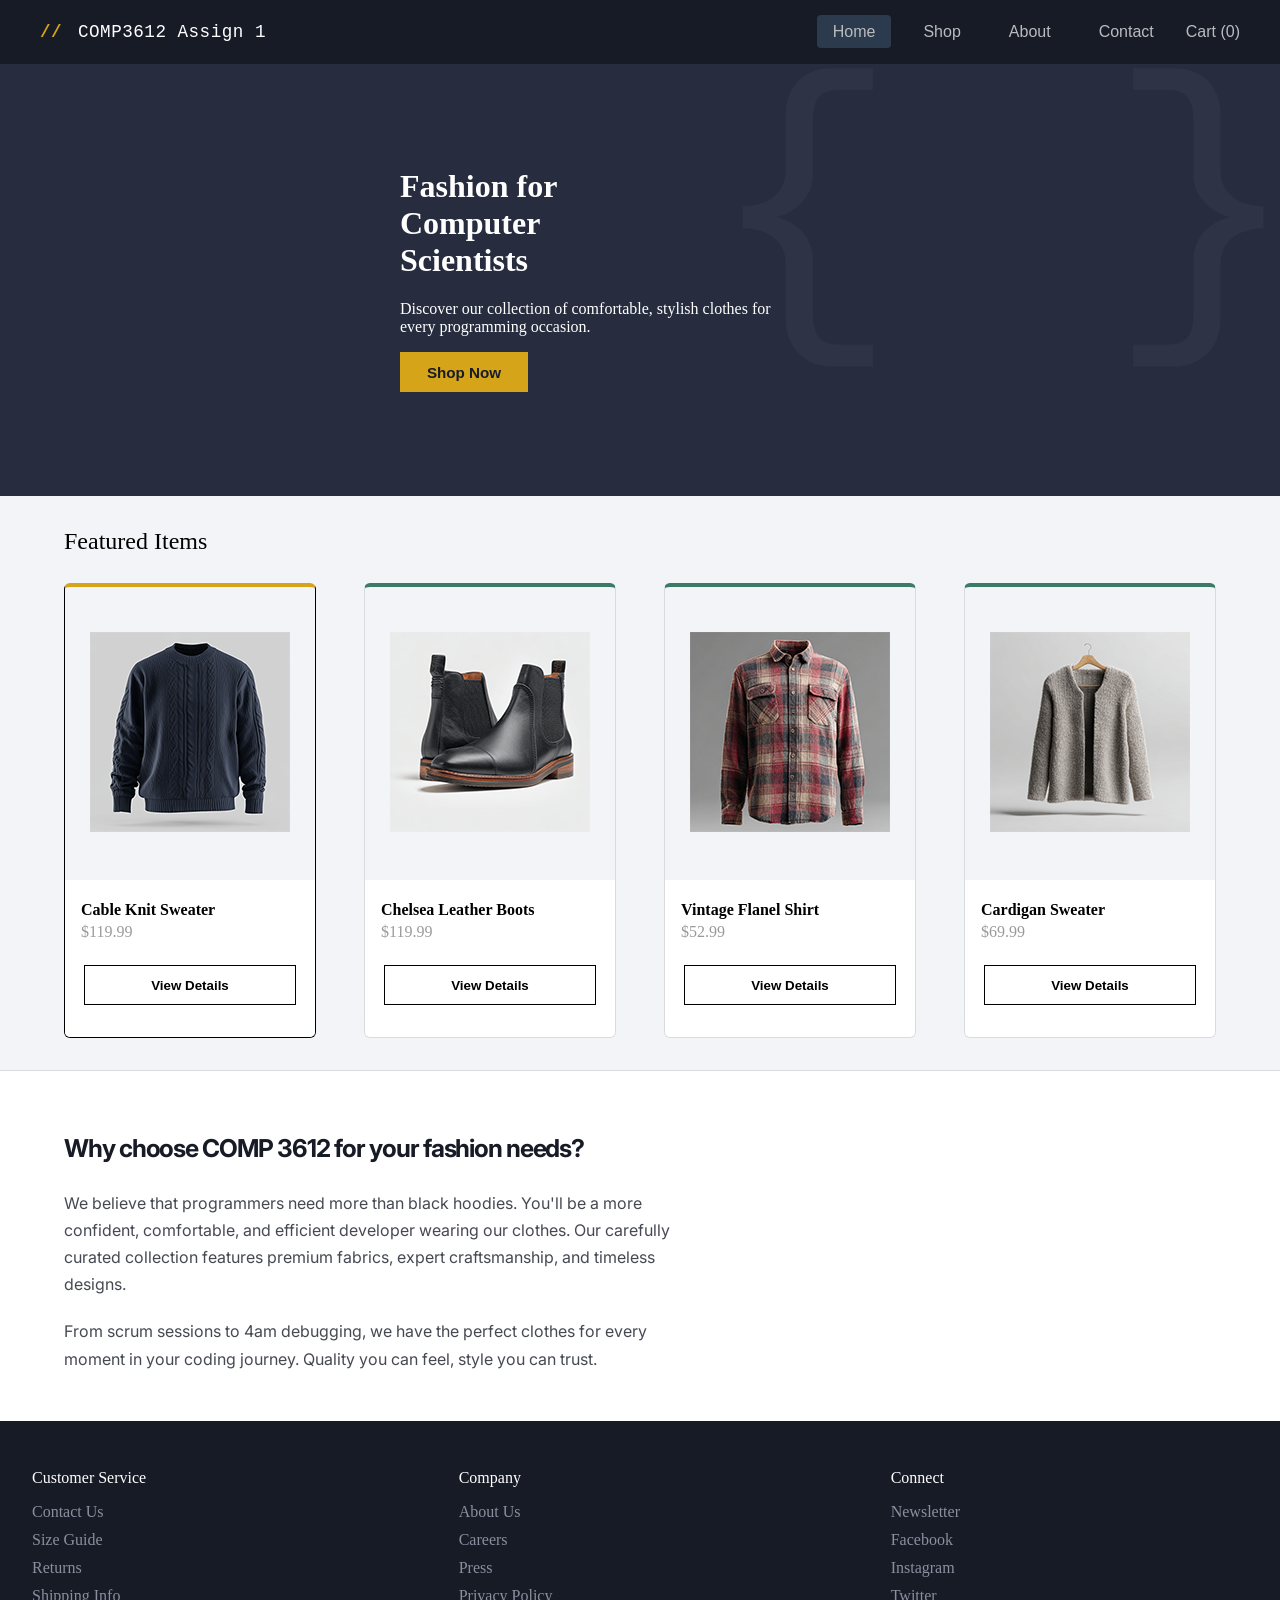
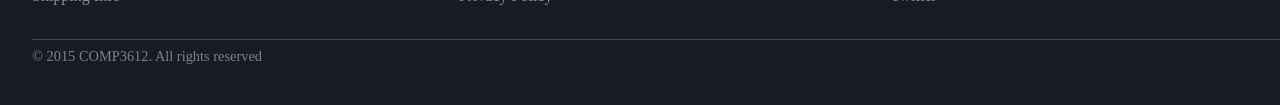
<file: index.html>
<!DOCTYPE html>
<html>
  <head>
    <link rel="preconnect" href="https://fonts.googleapis.com">
    <link rel="preconnect" href="https://fonts.gstatic.com" crossorigin>
    <link href="https://fonts.googleapis.com/css2?family=Inter:wght@400;500;600;7
    00&family=Playfair+Display:wght@700&display=swap" rel="stylesheet">
    <link rel="stylesheet" href="style.css">
    <title>Fashion for Computer Scientists</title>
  </head>
      <header>
        <div id="header-logo">
            <span id="logo-slashes">//</span> COMP3612 Assign 1
        </div>
        <nav>
            <ul id="header-nav">
                <li><a href="index.html" class="active">Home</a></li>
                <li><a href="product.html">Shop</a></li>
                <li><a href="about.html">About</a></li>
                <li><a href="contact.html">Contact</a></li>
                <li><span>Cart (0)</span></li>
            </ul>
        </nav>
    </header>
  <body>
    <div id='intro-card'>
      <div class="intro-background-braces">
        <span class="left-brace">{</span>
        <span class="right-brace">}</span>
      </div>
      <h1 class="intro-item">
        <span>Fashion for</span>
        <span>Computer</span>
        <span>Scientists</span>
      </h1>
      <p class="intro-item">
        <span>Discover our collection of comfortable, stylish clothes
        for</span>
        <span> every programming occasion.</span>
      </p>
      <button class="intro-item">Shop Now</button>
    </div>
      <div id="shop-items">
      <h2>Featured Items</h2>

      <div id="item-cards">
        <div class="card" id="sweater">
          <img src="data/images/003-small-front.png">
          <div class="card-content">
            <h4>Cable Knit Sweater</h4>
            <p>$119.99</p>
            <a href="product.html"><button class="card-button">View Details</button></a>
          </div>
        </div>
        <div class="card">
          <img src="data/images/008-small-front.png">
          <div class="card-content">
            <h4>Chelsea Leather Boots</h4>
            <p>$119.99</p>
            <button class="card-button">View Details</button>
          </div>
        </div>
        <div class="card">
          <img src="data/images/011-small-front.png">
          <div class="card-content">
            <h4>Vintage Flanel Shirt</h4>
            <p>$52.99</p>
            <button class="card-button">View Details</button>
          </div>
        </div>
        <div class="card">
          <img src="data/images/009-small-front.png">
          <div class="card-content">
            <h4>Cardigan Sweater</h4>
            <p>$69.99</p>
            <button class="card-button">View Details</button>
          </div>
        </div>
      </div>
    </div>
    <div id="middle-text">
          <h4>Why choose COMP 3612 for your fashion needs?</h4>
      <span>We believe that programmers need more than black hoodies. You'll be a more
      </span> 
      <span>confident,
          comfortable, and efficient developer wearing our clothes. Our carefully
      </span>
      <span> curated 
          collection features premium fabrics, expert craftsmanship, and timeless
      </span>
      <span>designs.</span>
      <p>
      <span>From scrum sessions to 4am debugging, we have the perfect clothes for every </span>
      <span>
        moment in your coding journey. Quality you can feel, style you can trust.
      </span>
      </p>
    </div>
  </body>
    <footer>
      <div class="footer-label">
        <div class="footer-column">  
          <span>Customer Service</span>
          <div class="footer-nav">
            <nav>
              <ul>
                <li><a href="index.html">Contact Us</a></li>
                <li><a href="index.htnk">Size Guide</a></li>
                <li><a href="about.html">Returns</a></li>
                <li><a href="contact.html">Shipping Info</a></li>
              </ul>
            </nav>
          </div>
        </div>
        <div class="footer-column">
          <span>Company</span>
          <div class="footer-nav">
            <nav>
              <ul>
                <li><a href="index.html">About Us</a></li>
                <li><a href="index.htnk">Careers</a></li>
                <li><a href="about.html">Press</a></li>
                <li><a href="contact.html">Privacy Policy</a></li>
              </ul>
            </nav>
          </div>
        </div>
          <div class="footer-column">
          <span>Connect</span>
          <div class="footer-nav">
            <nav>
              <ul>
                <li><a href="index.html">Newsletter</a></li>
                <li><a href="index.htnk">Facebook</a></li>
                <li><a href="about.html">Instagram</a></li>
                <li><a href="contact.html">Twitter</a></li>
              </ul>
            </nav>
          </div>
        </div>
      </div>
      <hr class="footer-divider">
      <span id="copyright">© 2015 COMP3612. All rights reserved</span>
    </footer>
</html>
</file>
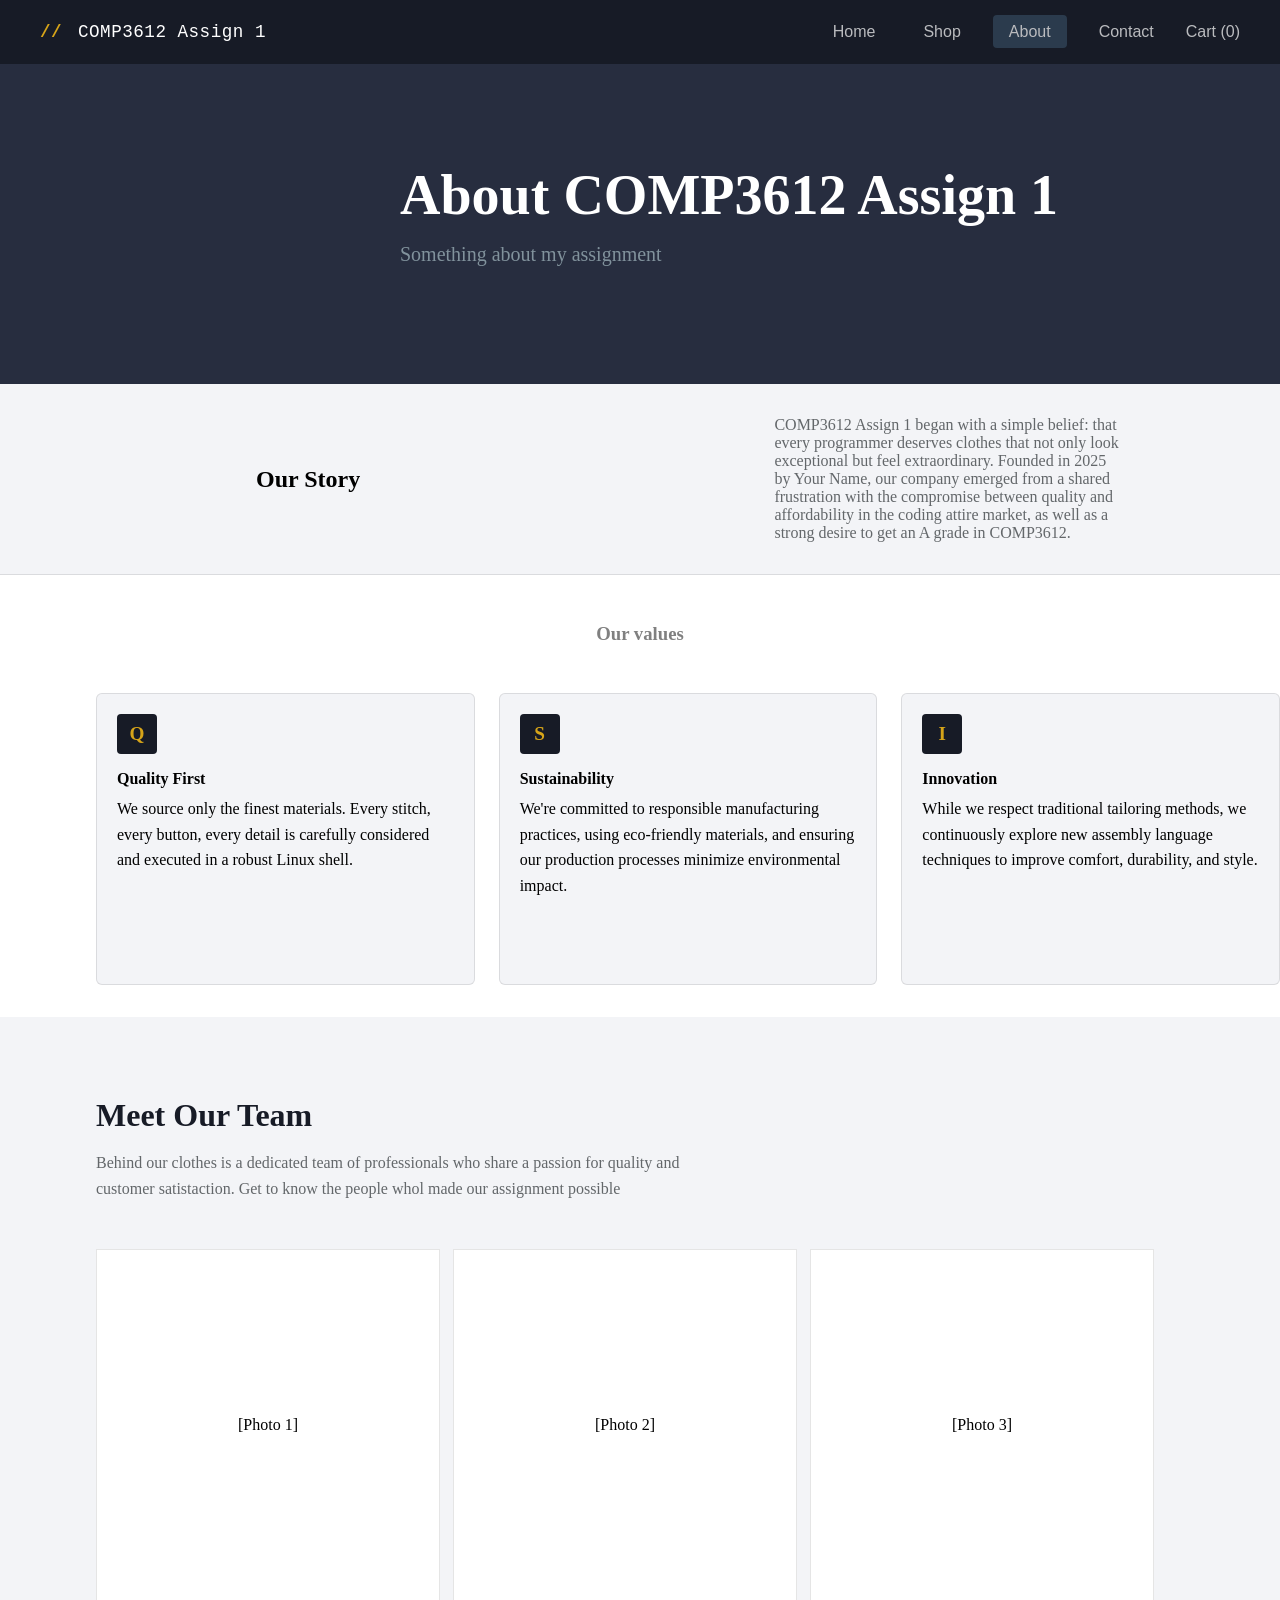
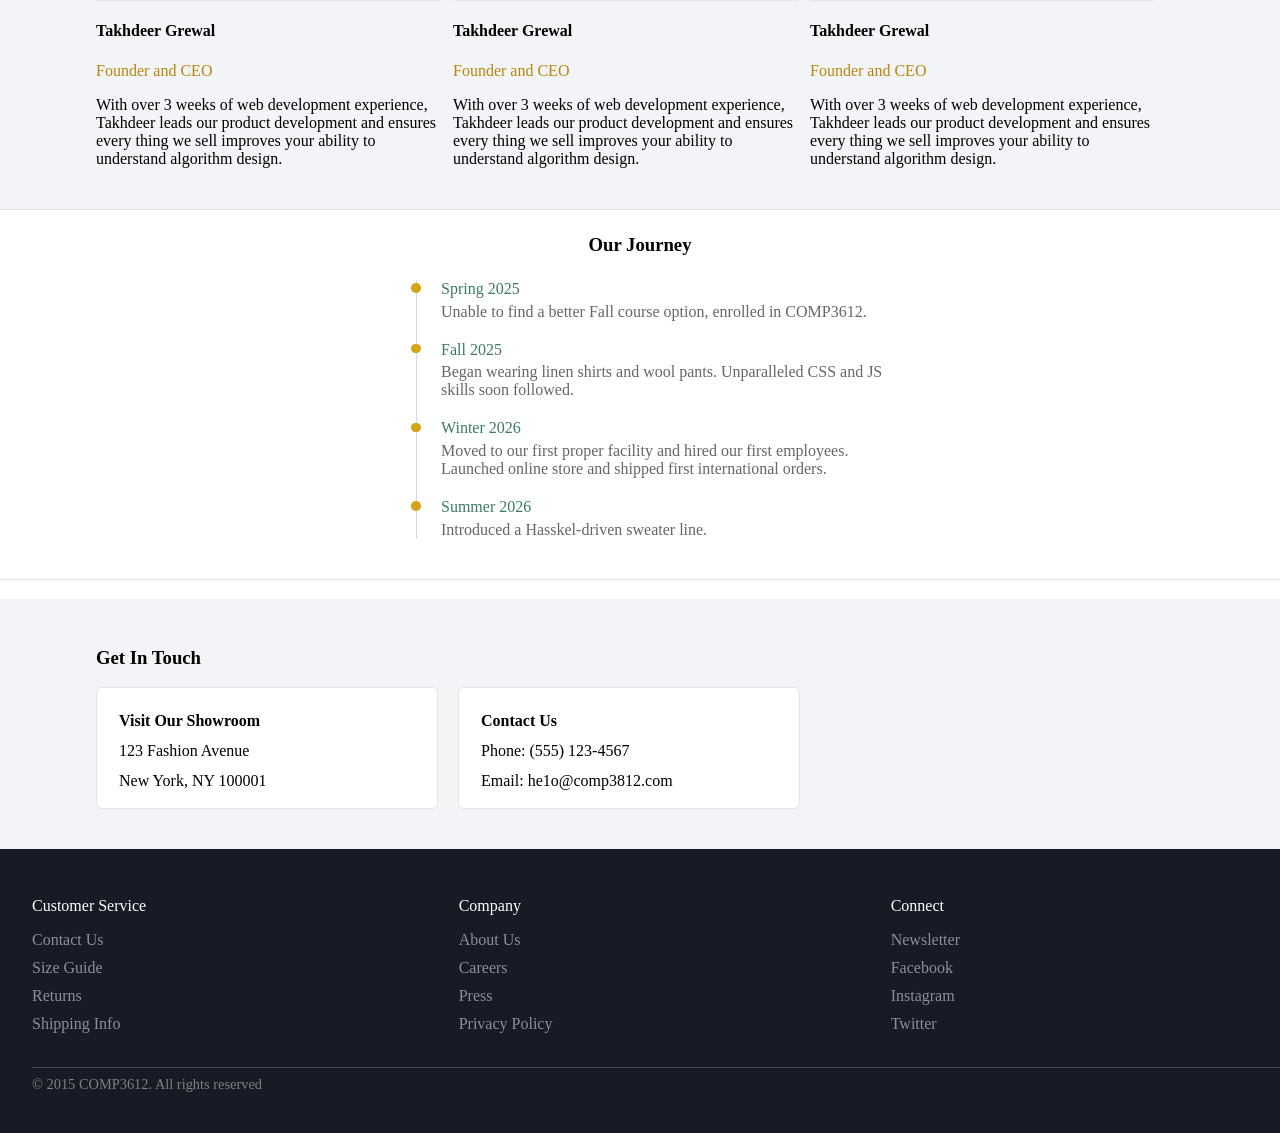
<file: about.html>
<!DOCTYPE html>
<html>
  <head>
    <link rel="stylesheet" href="style.css">
    <title>About</title>
  </head>
      <header>
        <div id="header-logo">
            <span id="logo-slashes">//</span> COMP3612 Assign 1
        </div>
        <nav>
            <ul id="header-nav">
                <li><a href="index.html">Home</a></li>
                <li><a href="product.html">Shop</a></li>
                <li><a href="about.html" class="active">About</a></li>
                <li><a href="contact.html">Contact</a></li>
                <li><span>Cart (0)</span></li>
            </ul>
        </nav>
    </header>
  <body>
    <div id='about-card'>
      <h1 class="intro-item">
        <span>About COMP3612 Assign 1</span>
      </h1>
      <p class="intro-item" id="assingment">
        <span>Something about my assignment</span>
      </p>
    </div>
    <div class="story-card">
        <h2>Our Story</h2>
        <p>
          COMP3612 Assign 1 began with a simple belief: that every programmer deserves 
          clothes that not only look exceptional but feel extraordinary. 
          Founded in 2025 by Your Name, our company emerged from a shared frustration
           with the compromise between quality and affordability in the coding attire 
           market, as well as a strong desire to get an A grade in COMP3612.
        </p>
    </div>
    <div id="value-section">
      <h3>Our values</h3>
      <div id="value-cards">
        <div class="wide-card">
          <div class="card-icon">Q</div>
          <label>Quality First</label>
          <p>We source only the finest materials. Every
            stitch, every button, every detail is carefully
            considered and executed in a robust Linux
            shell.
          </p>
        </div>
        <div class="wide-card">
          <div class="card-icon">S</div>
          <label>Sustainability</label>
          <p>We're committed to responsible
            manufacturing practices, using eco-friendly
            materials, and ensuring our production
            processes minimize environmental impact.
          </p>
        </div>
          <div class="wide-card">
          <div class="card-icon">I</div>
          <label>Innovation</label>
          <p>While we respect traditional tailoring
            methods, we continuously explore new
            assembly language techniques to improve
            comfort, durability, and style.
          </p>
        </div>
      </div>
    </div>
    <div id="team">
      <h3>Meet Our Team</h3>
      <p id="main-desc">
        Behind our clothes is a dedicated team of professionals who share a
        passion for quality and customer satistaction. Get to know the people whol
        made our assignment possible
      </p>
      <div class="team-card">
      <div class="member-card">
        <div class="photo-placeholder">
          <span>[Photo 1]</span>
        </div>
        <h4>Takhdeer Grewal</h4>
        <span id="company-title">Founder and CEO</span>
        <p>
          With over 3 weeks of web development experience,
          Takhdeer leads our product development and
          ensures every thing we sell improves your ability to
          understand algorithm design.
        </p>
      </div>
        <div class="member-card">
        <div class="photo-placeholder">
          <span>[Photo 2]</span>
        </div>
        <h4>Takhdeer Grewal</h4>
        <span id="company-title">Founder and CEO</span>
        <p>
          With over 3 weeks of web development experience,
          Takhdeer leads our product development and
          ensures every thing we sell improves your ability to
          understand algorithm design.
        </p>
      </div>
        <div class="member-card">
        <div class="photo-placeholder">
          <span>[Photo 3]</span>
        </div>
        <h4>Takhdeer Grewal</h4>
        <span id="company-title">Founder and CEO</span>
        <p>
          With over 3 weeks of web development experience,
          Takhdeer leads our product development and
          ensures every thing we sell improves your ability to
          understand algorithm design.
        </p>
      </div>
      </div>
    </div>
    <div id="journey">
      <h3>Our Journey</h3>
      <ol>
        <li>
          <span class="journey-date">Spring 2025</span>
          <p>Unable to find a better Fall course option, enrolled in COMP3612.</p>
        </li>
        <li>
          <span class="journey-date">Fall 2025</span>
          <p>Began wearing linen shirts and wool pants. Unparalleled CSS and JS skills soon followed.</p>
        </li>
        <li>
          <span class="journey-date">Winter 2026</span>
          <p>Moved to our first proper facility and hired our first employees. Launched online store and shipped first international orders.</p>
        </li>
        <li>
          <span class="journey-date">Summer 2026</span>
          <p>Introduced a Hasskel-driven sweater line.</p>
        </li>
      </ol>
    </div>
    <div id="contact">
      <h3>Get In Touch</h3>
      <div class="card-container">
        <div class="contact-card">
          <h4>Visit Our Showroom</h4>
          <span>123 Fashion Avenue </span>
          <span>New York, NY 100001</span>
        </div>
        <div class="contact-card">
          <h4>Contact Us</h4>
          <span>Phone: (555) 123-4567</span>
          <span>Email: he1o@comp3812.com</span>
        </div>
      </div>
    </div>
  </body>
  <footer>
      <div class="footer-label">
        <div class="footer-column">  
          <span>Customer Service</span>
          <div class="footer-nav">
            <nav>
              <ul>
                <li><a href="index.html">Contact Us</a></li>
                <li><a href="index.htnk">Size Guide</a></li>
                <li><a href="about.html">Returns</a></li>
                <li><a href="contact.html">Shipping Info</a></li>
              </ul>
            </nav>
          </div>
        </div>
        <div class="footer-column">
          <span>Company</span>
          <div class="footer-nav">
            <nav>
              <ul>
                <li><a href="index.html">About Us</a></li>
                <li><a href="index.htnk">Careers</a></li>
                <li><a href="about.html">Press</a></li>
                <li><a href="contact.html">Privacy Policy</a></li>
              </ul>
            </nav>
          </div>
        </div>
          <div class="footer-column">
          <span>Connect</span>
          <div class="footer-nav">
            <nav>
              <ul>
                <li><a href="index.html">Newsletter</a></li>
                <li><a href="index.htnk">Facebook</a></li>
                <li><a href="about.html">Instagram</a></li>
                <li><a href="contact.html">Twitter</a></li>
              </ul>
            </nav>
          </div>
        </div>
      </div>
      <hr class="footer-divider">
      <span id="copyright">© 2015 COMP3612. All rights reserved</span>
    </footer>
</html>
</file>
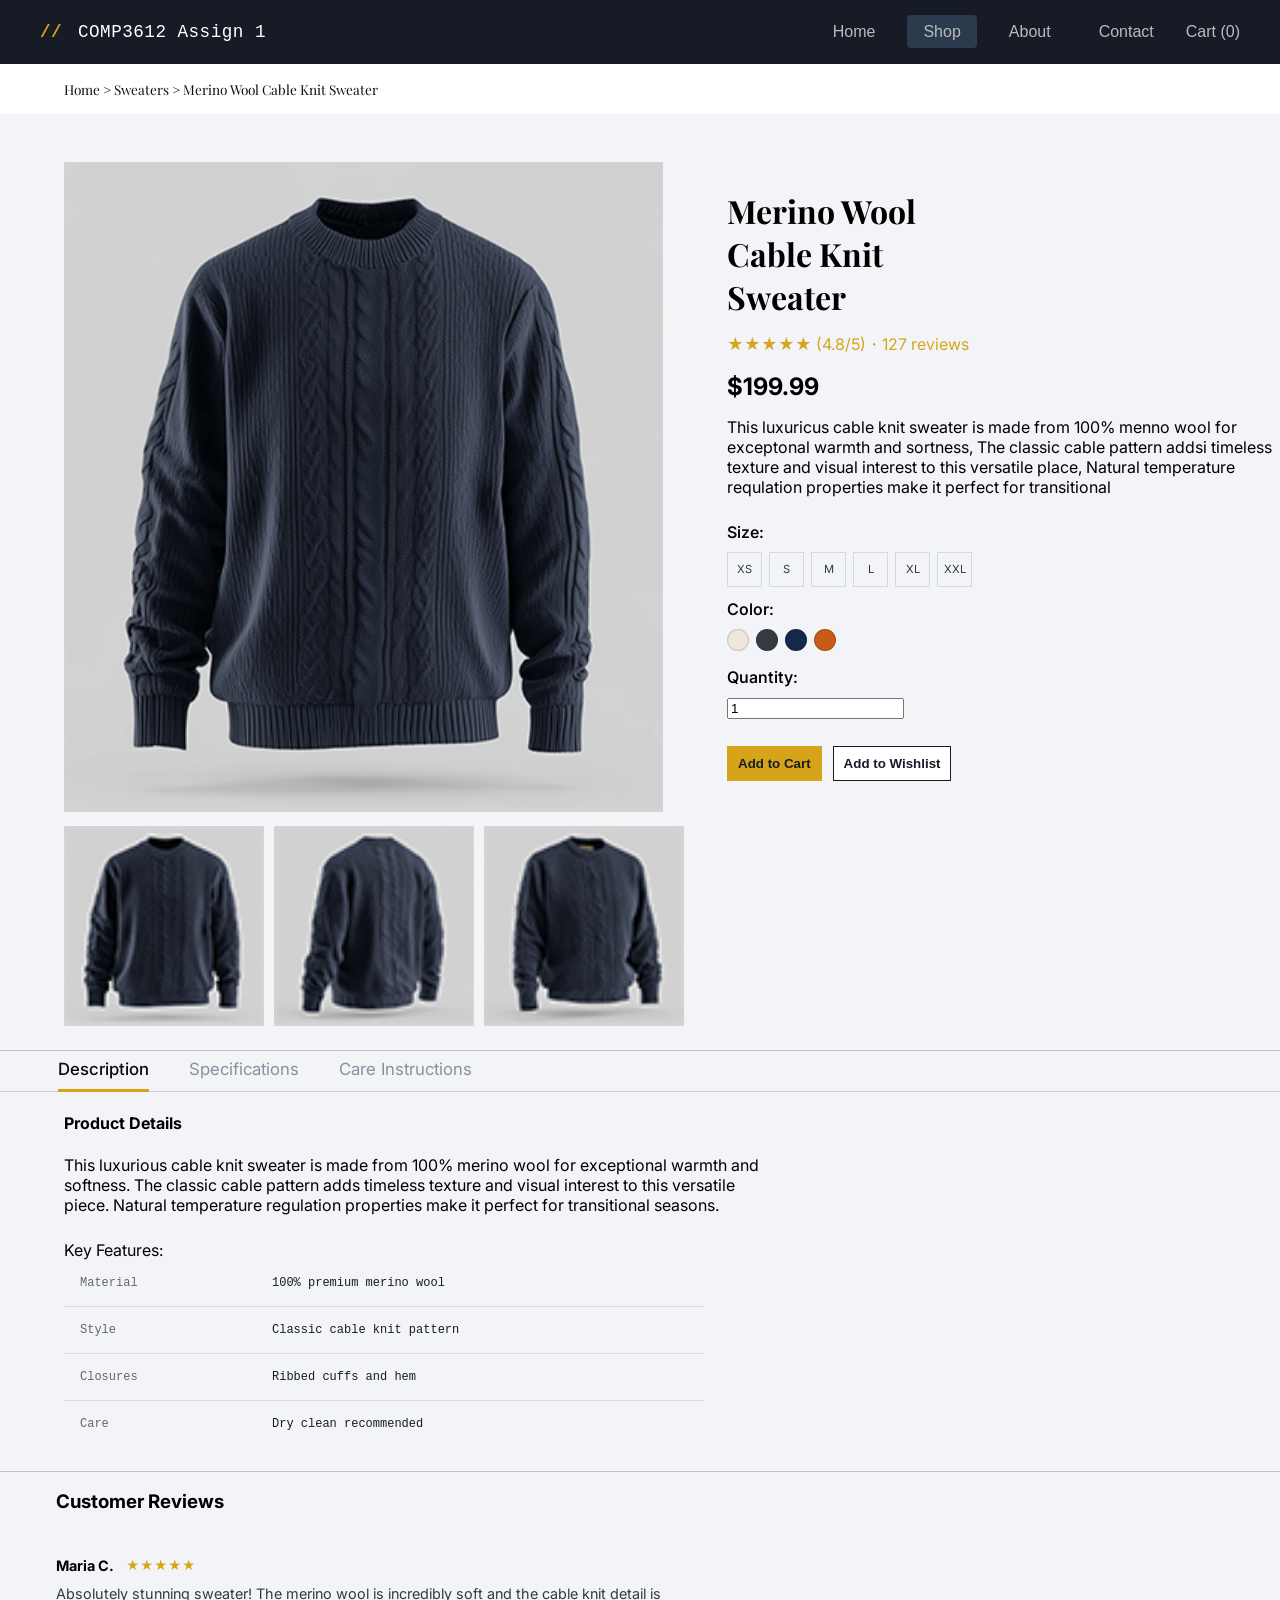
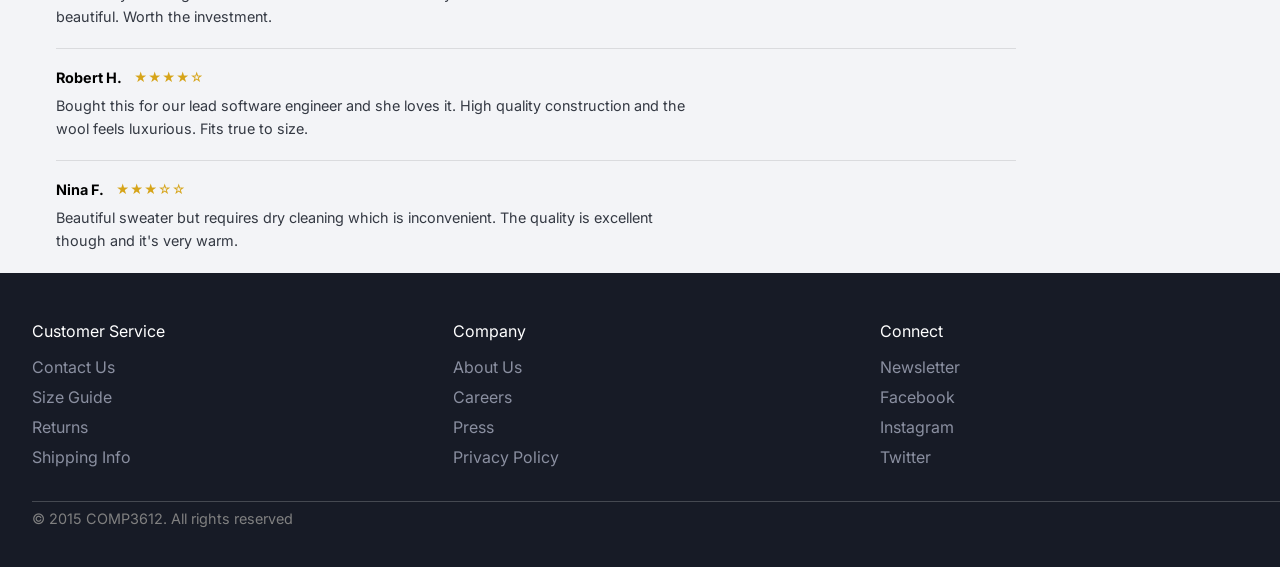
<file: product.html>
<!DOCTYPE html>
<html>
    <head>
        <link rel="preconnect" href="https://fonts.googleapis.com">
        <link rel="preconnect" href="https://fonts.gstatic.com" crossorigin>
        <link href="https://fonts.googleapis.com/css2?family=Inter:wght@400;500;600;700&family=Playfair+Display:wght@700&display=swap" rel="stylesheet">
        <link rel="stylesheet" href="style.css">
        <title>Shop Merino Wool Cable Knit Sweater</title>
    </head>
    <header>
        <div id="header-logo">
            <span id="logo-slashes">//</span> COMP3612 Assign 1
        </div>
        <nav>
            <ul id="header-nav">
                <li><a href="index.html">Home</a></li>
                <li><a href="product.html" class="active">Shop</a></li>
                <li><a href="about.html">About</a></li>
                <li><a href="contact.html">Contact</a></li>
                <li><span>Cart (0)</span></li>
            </ul>
        </nav>
    </header>
    <body id="product-body">
        <div id="travel-link">
          <span>Home > Sweaters > Merino Wool Cable Knit Sweater</span>
        </div>
        <div id="product-section">
          <div id="product-images">
            <img src="data/images/003-medium-front.png" id="main-image">
            <div id="small-images">
              <img src="data/images/003-thumb-front.png">
              <img src="data/images/003-thumb-back-angle.png">
              <img src="data/images/003-thumb-front-angle.png"> 
            </div>
          </div>
          <div id="product-info">
            <h2 id="title">Merino Wool Cable Knit Sweater</h2>
            <p id="main-review">★★★★★ (4.8/5)・127 reviews</p>
            <h1 id="price">$199.99</h1>
            <span id="product-desc">
              This luxuricus cable knit sweater is made from 100% menno wool for
              exceptonal warmth and sortness, The classic cable pattern addsi
              timeless texture and visual interest to this versatile place, Natural
              temperature requlation properties make it perfect for transitional
            </span>
            <form id="form" method="POST" action="https://www.randyconnolly.com/tests/process.php">
              <label>Size:</label>
              <div id="size-btns">
                <ul>
                  <li>
                    <input type="radio" id="size-xs" name="size" value="XS" required>
                    <label for="size-xs">XS</label>
                  </li>
                  <li>
                    <input type="radio" id="size-s" name="size" value="S">
                    <label for="size-s">S</label>
                  </li>
                  <li>
                    <input type="radio" id="size-m" name="size" value="M">
                    <label for="size-m">M</label>
                  </li>
                  <li>
                    <input type="radio" id="size-l" name="size" value="L">
                    <label for="size-l">L</label>
                  </li>
                  <li>
                    <input type="radio" id="size-xl" name="size" value="XL">
                    <label for="size-xl">XL</label>
                  </li>
                  <li>
                    <input type="radio" id="size-xxl" name="size" value="XXL">
                    <label for="size-xxl">XXL</label>
                  </li>
                </ul>
              </div>
              <label>Color:</label>
              <div id="color-btns">
                <ul>
                  <li>
                    <input type="radio" id="color-cream" name="color" value="cream" required>
                    <label for="color-cream" class="color-option" data-color="cream"></label>
                  </li>
                  <li>
                    <input type="radio" id="color-black" name="color" value="black">
                    <label for="color-black" class="color-option" data-color="black"></label>
                  </li>
                  <li>
                    <input type="radio" id="color-blue" name="color" value="blue">
                    <label for="color-blue" class="color-option" data-color="blue"></label>
                  </li>
                  <li>
                    <input type="radio" id="color-red" name="color" value="red">
                    <label for="color-red" class="color-option" data-color="red"></label>
                  </li>
                </ul>
              </div>
              <label for="quantity">Quantity:</label>
              <input type="number" id="quantity" name="quantity" min="1" value="1" required>
              <div class="form-btn">
                <button type="submit" id="add-to-cart">Add to Cart</button>
                <button type="button" id="wishlist">Add to Wishlist</button>
              </div>
            </form>
          </div>
        </div>
        <hr class="product-divider">
        <div id="info-selector">
          <span id="selected">Description</span>
          <span>Specifications</span>
          <span>Care Instructions</span>
        </div>
        <div id="selectors">
        <h4 id="details">Product Details</h4>
        <p id="product-desc" style="max-width: 70ch;">
          This luxurious cable knit sweater is made from 100% merino wool for exceptional
          warmth and softness. The classic cable pattern adds timeless texture and visual
          interest to this versatile piece. Natural temperature regulation properties make it
          perfect for transitional seasons.
        </p>

        <label id="key-features">Key Features: </label>
        <table id="specs">
          <tr>
            <th>Material</th>
            <td>100% premium merino wool</td>
          </tr>
          <tr>
            <th>Style</th>
            <td>Classic cable knit pattern</td>
          </tr>
          <tr>
            <th>Closures</th>
            <td>Ribbed cuffs and hem</td>
          </tr>
          <tr>
            <th>Care</th>
            <td>Dry clean recommended</td>
          </tr>
        </table>
        </div>
        <hr class="product-divider">
        <div id="reviews">
          <h3>Customer Reviews</h3>
          <article class="review">
            <div class="review-header">
              <strong>Maria C.</strong>
              <span class="stars">★★★★★</span>
            </div>
            <p>Absolutely stunning sweater! The merino wool is incredibly soft and the cable knit detail is beautiful. Worth the investment.</p>
          </article>

          <article class="review">
            <div class="review-header">
              <strong>Robert H.</strong>
              <span class="stars">★★★★☆</span>
            </div>
            <p>Bought this for our lead software engineer and she loves it. High quality construction and the wool feels luxurious. Fits true to size.</p>
          </article>

          <article class="review">
            <div class="review-header">
              <strong>Nina F.</strong>
              <span class="stars">★★★☆☆</span>
            </div>
            <p>Beautiful sweater but requires dry cleaning which is inconvenient. The quality is excellent though and it's very warm.</p>
          </article>
        </div>
    </body>
    <footer>
      <div class="footer-label">
        <div class="footer-column">  
          <span>Customer Service</span>
          <div class="footer-nav">
            <nav>
              <ul>
                <li><a href="index.html">Contact Us</a></li>
                <li><a href="index.htnk">Size Guide</a></li>
                <li><a href="about.html">Returns</a></li>
                <li><a href="contact.html">Shipping Info</a></li>
              </ul>
            </nav>
          </div>
        </div>
        <div class="footer-column">
          <span>Company</span>
          <div class="footer-nav">
            <nav>
              <ul>
                <li><a href="index.html">About Us</a></li>
                <li><a href="index.htnk">Careers</a></li>
                <li><a href="about.html">Press</a></li>
                <li><a href="contact.html">Privacy Policy</a></li>
              </ul>
            </nav>
          </div>
        </div>
          <div class="footer-column">
          <span>Connect</span>
          <div class="footer-nav">
            <nav>
              <ul>
                <li><a href="index.html">Newsletter</a></li>
                <li><a href="index.htnk">Facebook</a></li>
                <li><a href="about.html">Instagram</a></li>
                <li><a href="contact.html">Twitter</a></li>
              </ul>
            </nav>
          </div>
        </div>
      </div>
      <hr class="footer-divider">
      <span id="copyright">© 2015 COMP3612. All rights reserved</span>
    </footer>
</html>
</file>
<file: style.css>
header {
    display: flex;
    justify-content: space-between;
    align-items: center;
    background-color: #171B26;
    height: 4rem;
    color: #ffff;
    font-family: sans-serif;
    padding: 0 2.5rem;
    a {
        color: #ffff;
        opacity: 70%;
        text-decoration: none;
    }
    a:hover {
        text-decoration: underline;
    }
    li {
        list-style: none;
        padding: 0;
        span {
            color: #ffff;
            opacity: 70%;
        }
    }
}

#header-logo {
    font-size: 1.1rem;
    letter-spacing: 0.5px;
    font-family: monospace;
}

#logo-slashes {
    color: #D6A419;
    font-weight: bold;
    margin-right: 0.3rem;
    display: inline;
}

#header-nav {
    display: flex;
    gap: 1rem;
    margin: 0;
    padding: 0;
    a {
        padding: 0.5rem 1rem;
        border-radius: 4px;
        transition: background-color 0.2s;
    }
    a.active {
        background-color: #34495E;
    }
    a:hover {
        text-decoration: none;
        background-color: #2C3E50;
    }
}

body {
    margin: 0;
    span {
        display: block;
    }
}

#intro-card {
    display: flex;
    flex-direction: column;
    justify-content: center;
    background-color: #272D3F;
    color: #ffff;
    height: 27rem;
    position: relative;
    overflow: hidden;
    margin-bottom: 0;
    h1 {
        font-family: serif;
    }
    button {
        height: 2.5rem;
        width: 8rem;
        padding: 0;
        background-color: #D6A419;
        border: none;
        color: #171B26;
        font-weight: 600;
        font-size: 0.95rem;
    }
    button:hover {
        cursor: pointer;
        background-color: #c59515;
    }
    .intro-item {
        margin-top: 0;
        margin-left: 25rem;
        z-index: 2;
        position: relative;
        span {
            display: block;
            #assignment {
                color: #81929C;
            }
        }
    }
}

/*intial prompt used: add curly braces to the background of the header and align them to the left like this [Image #2] */
.intro-background-braces {
    position: absolute;
    width: 101.5%;
    height: 70%;
    top: 0;
    font-size: 20rem;
    font-family: monospace;
    color: rgba(255, 255, 255, 0.03);
}

.left-brace {
    position: absolute;
    right: 25rem;
    top: 50%;
    transform: translateY(-50%);
}

.right-brace {
    position: absolute;
    right: 0;
    top: 50%;
    transform: translateY(-50%);
}

#shop-items {
    background-color: #F3F4F7;
    width: 100%;
    height: 34rem;
    padding-bottom: 30px;
    border-bottom: 1px solid rgba(0, 0, 0, 0.1);
    margin-top: 0;
    h2 {
        padding-top: 2rem;
        padding-left: 4rem;
        padding-bottom: 0.5rem;
        font-weight: 500;
        margin-top: 0;
    }
}

#item-cards {
    display: flex;
    justify-content: space-between;
    padding: 0 4rem;
}

.card {
    border: 1px solid rgba(0, 0, 0, 0.1);
    border-top: 4px solid #3b7a64;
    border-radius: 6px;
    height: 450px;
    width: 250px;
    display: flex;
    flex-direction: column;
    overflow: hidden;
    img {
        padding-left: 0;
        width: 80%;
        height: auto;
        margin: 0 auto;
        margin-top: 45px;
    }
    h4,p {
        margin-left: 1rem;
    }
}

#sweater {
    border: solid 1px;
    border-top: 4px solid #D6A419;
}

.card-content {
    display: flex;
    flex-direction: column;
    margin-top: 3rem;
    background-color: #ffff;
    height: 35%;
    a {
        display: inline-flex;
        text-decoration: none;
    }
    button {
        width: 85%;
        height: 40px;
        margin: 8px auto;
        font-weight: bold;
        border: 1px solid;
        border-radius: 0px;
        background-color: white;
        font-family: sans-serif;
    }
    button:hover {
        cursor: pointer;
        background-color: black;
        color: #ffff;
    }
    h4 {
        margin-bottom: 4px;
        font-family: serif;
    }
    p {
        margin-top: 0px;
        color: rgba(0, 0, 0, 0.4);
    }
}

#middle-text {
    margin: 4rem 4rem 3rem;
    max-width: 1200px;
    color: #171B26;

    h4 {
        margin: 0 0 1.75rem;
        font-size: clamp(1.54rem, 1.82vw, 2.8rem);
        line-height: 1.08;
        font-weight: 700;
        letter-spacing: -0.05em;
        font-family: 'Inter', sans-serif;
    }

    span, p {
        display: block;
        font-size: 1rem;
        line-height: 1.7;
        color: rgba(23, 27, 38, 0.8);
        font-family: 'Inter', sans-serif;
        font-weight: 400;
        margin: 0;
    }

    p {
        margin-top: 1.25rem;
    }
}

footer {
    background-color: #171B26;
    color: #ffff;
    padding-top: 3rem;
    padding-left: 2rem;
    padding-bottom: 2.5rem;
}

.footer-label {
    display: flex;
    justify-content: space-between;
}

.footer-nav {
    padding-right: 20rem;
    ul {
        list-style: none;
        padding: 0;
    }
    li {
        padding-bottom: 10px;
    }
    a {
        color: #8A8FA0;
        text-decoration: none;
    }
    a:hover {
        cursor: pointer;
        text-decoration: underline;
    }
}

.footer-divider {
    width: 100%;
    border: none;
    border-top: 1px solid rgba(255, 255, 255, 0.2);
}

#copyright {
    color: grey;
    font-size: 0.9rem;
}

/* about.html */

#about-card {
    display: flex;
    flex-direction: column;;
    justify-content: center;
    background-color: #272D3F;
    color: #ffff;
    height: 20rem;
    h1 {
        font-family: 'Playfair Display', serif;
        font-size: 3.5rem;
        font-weight: 700;
        margin-bottom: 1rem;
    }
    .intro-item {
        margin-top: 0;
        margin-left: 25rem;
        span {
            display: block;
        }
    }
    p {
        color: #81929C;
        font-size: 1.25rem;
    }
}


.story-card {
    display: flex;
    align-items: center;
    padding: 2rem 4rem;
    background-color: #F3F4F7;
    border-bottom: 1px solid rgba(0, 0, 0, 0.1);
    h2 {
        flex: 1;
        padding-left: 12rem;
        font-family: Georgia, serif;
    }
    p {
        flex: 2;
        margin: 0;
        max-width: 30%;
        padding-right: 6rem;
        color: #63676A;
        font-family: Georgia, serif;
    }
}

#value-section h3 {
    text-align: center;
    margin-top: 3rem;
    margin-bottom: 3rem;
    color: grey;
    font-family: Georgia, serif;
}

#value-cards {
    display: flex;
    justify-content: flex-start;
    align-items: center;
    gap: 1.5rem;
    margin-left: 6rem;
}

.wide-card {
    display: flex;
    flex-direction: column;
    justify-content: flex-start;
    height: 250px;
    width: 350px;
    padding: 20px;
    background-color: #F3F4F7;
    border: 1px solid rgba(0, 0, 0, 0.1);
    border-radius: 6px;
    font-family: Georgia, serif;
    .card-icon {
        width: 40px;
        height: 40px;
        background-color: #171B26;
        color: #D6A419;
        display: flex;
        align-items: center;
        justify-content: center;
        font-size: 1.2rem;
        font-weight: 600;
        margin-bottom: 1rem;
        border-radius: 4px;
    }
    label {
        font-family: Georgia, serif;
        font-weight: 600;
        margin-bottom: 0.5rem;
    }
    p {
        font-family: Georgia, serif;
        margin: 0;
        line-height: 1.6;
    }
}

#team {
    background-color: #F3F4F7;
    padding-bottom: 25px;
    h3 {
        padding-top: 5rem;
        font-size: 2rem;
        font-weight: 600;
        color: #171B26;
        margin-bottom: 1rem;
        font-family: Georgia, serif;
    }
    #main-desc {
        max-width: 50%;
        padding-bottom: 2rem;
        color: #63676A;
        font-size: 1rem;
        line-height: 1.6;
        font-family: Georgia, serif;
    }
}

#team > * {
    margin-left: 6rem;
    margin-right: 10%;
}

.team-card {
    display: flex;
    justify-content: space-between;
    gap: 15px;
}

.photo-placeholder {
    background-color: #ffff;
    margin: 0 auto;
    height: 350px;
    width: 100%;
    display: flex;
    justify-content: center;
    align-items: center;
    border: 1px solid rgba(0, 0, 0, 0.1);
}

.member-card{
    width: 400px;
    font-family: Georgia, serif;
    h4 {
        font-family: Georgia, serif;
    }
    #company-title {
        color: darkgoldenrod;
        font-family: Georgia, serif;
    }
    p {
        font-family: Georgia, serif;
    }
}

/*prompt use: change the font and style in the journey section to look like this [Image #1] dont change the size or the format just the style */
#journey {
    border-top: 1px solid rgba(0, 0, 0, 0.1);
    border-bottom: 1px solid rgba(0, 0, 0, 0.1);
    padding: 1.5rem 1rem;
    font-family: Georgia, serif;
}

#journey h3 {
    text-align: center;
    margin: 0 0 1.5rem;
    font-family: Georgia, serif;
}

#journey ol {
    box-sizing: border-box;
    position: relative;
    width: 30rem;
    max-width: 100%;
    margin-left: 25rem;
    padding: 0 0 0 1.5rem;
    list-style: none;
    border-left: 1px solid #d5d8df;
}

#journey li {
    position: relative;
    margin-bottom: 1.25rem;
}

#journey li:last-child {
    margin-bottom: 0;
}

#journey li::before {
    content: "";
    position: absolute;
    left: -1.85rem;
    top: 0.2rem;
    width: 0.6rem;
    height: 0.6rem;
    border-radius: 50%;
    background-color: #d6a419;
}

.journey-date {
    color: #3b7a64;
    font-size: 1rem;
    font-family: Georgia, serif;
}

#journey li p {
    margin: 0.3rem 0 0;
    color: #63676a;
    font-size: 1rem;
    font-family: Georgia, serif;
}

#contact {
    background-color: #F3F4F7;
    height: 250px;
    > * {
        margin-left: 6rem;
    }
    h3 {
        padding-top: 3rem;
        font-family: Georgia, serif;
    }
}


.card-container {
    display: flex;
    gap: 20px;
}

.contact-card {
    background-color: #ffff ;
    border: 1px solid rgba(0, 0, 0, 0.1);
    border-radius: 6px;
    height: 120px;
    width: 340px;
    font-family: Georgia, serif;
    h4{
        padding-top: 12px;
        font-family: Georgia, serif;
    }
    h4,p,span {
        padding-left: 10px;
        width: 20ch;
        font-family: Georgia, serif;
    }
    span {
        width: 45ch;
    }
    > * {
        margin: 12px;
    }
}

/* product.html */

#product-body {
    background-color: #F3F4F7;
    font-family: 'Inter', sans-serif;
}

#product-section {
    display: flex;
    align-items: stretch;
    margin-left: 4rem;
    margin-top: 3rem;
}

#main-image {
    height: 650px;
    width: 100%
}

#small-images {
    display: flex;
    gap: 10px;
    margin-top: 10px;
    img {
        height: 200px;
        width: 100%
    }
}

#Quantity-input {
    display: block;
    margin-top: 7px;
}

#product-desc {
    max-width: 60ch;
    margin-bottom: 25px;
}

.form-btn {
    padding-top: 15px;
}

#product-info {
    padding-left: 4rem;
    #title {
        font-size: xx-large;
        margin-bottom: 4px;
        max-width: 12ch;
        font-family: 'Playfair Display', serif;
        font-weight: 700;
    }
}

#size-btns, #color-btns {
    ul {
        display: flex;
        flex-direction: row;
        list-style: none;
        gap: 7px;
        margin: 6px 0 12px;
        padding: 0;
    }
    input[type="radio"] {
        display: none;
    }
}

#form > label {
    display: block;
    font-weight: 550;
    margin-bottom: 10px;
}

#size-btns label {
    display: inline-block;
    width: 33px;
    height: 33px;
    padding: 0;
    border: 1px solid #d5d8df;
    background-color: #F3F4F7;
    color: #343943;
    font-size: 0.7rem;
    cursor: pointer;
    text-align: center;
    line-height: 33px;
}

#size-btns label:hover {
    background-color: #e8e9ec;
}

#size-btns input[type="radio"]:checked + label {
    background-color: #171B26;
    color: #ffffff;
    border-color: #171B26;
}

#color-btns label {
    display: inline-block;
    width: 20px;
    height: 20px;
    padding: 0;
    border: 1px solid rgba(0, 0, 0, 0.15);
    border-radius: 50%;
    cursor: pointer;
}

#color-btns label:hover {
    opacity: 0.8;
}

#color-btns input[type="radio"]:checked + label {
    border: 3px solid #171B26;
    box-shadow: 0 0 0 2px #ffffff, 0 0 0 4px #171B26;
}

#color-btns label[for="color-cream"] {
    background-color: #eee8d9;
}

#color-btns label[for="color-black"] {
    background-color: #343943;
}

#color-btns label[for="color-blue"] {
    background-color: #14284a;
}

#color-btns label[for="color-red"] {
    background-color: #c65c16;
}

#black {
    background-color: #343943;
}

#blue {
    background-color: #14284a;
}

#red {
    background-color: #c65c16;
}

#Quantity-input {
    box-sizing: border-box;
    width: 110px;
    height: 30px;
    padding: 3px 5px;
    border: 1px solid #d5d8df;
    background-color: #fff;
    font-size: 0.7rem;
}

.form-btn {
    display: flex;
    gap: 11px;
    padding-top: 15px;
}

.form-btn button {
    height: 35px;
    padding: 4px 10px;
    border: 1px solid #171b26;
    margin-top: 12px;
    font-weight: 600;
    cursor: pointer;
}

#add-to-cart {
    border-color: #d6a419;
    background-color: #d6a419;
    color: #171b26;
}

#wishlist {
    background-color: #fff;
    color: #171b26;
}

.product-divider {
    margin-top: 1.5rem;
    width: 100%;
    border: none;
    border-top: 1px solid rgba(0, 0, 0, 0.2);
}


#info-selector {
    display: flex;
    flex-direction: row;
    align-items: center;
    gap: 2.5rem;
    border-bottom: 1px solid rgba(0, 0, 0, 0.15);
    position: relative;
    padding-left: 3.6rem;
    span {
        margin-left: 0px;
        background-color: transparent;
        cursor: pointer;
        font-size: 1.05rem;
        color: #8A8FA0;
        padding-bottom: 0.75rem;
        font-family: 'Inter', sans-serif;
        position: relative;
    }
    #selected {
        color: #0a0a0a;
    }
}

#selected{
    font-weight: 500;
}

#selected::after {
    content: '';
    position: absolute;
    bottom: -1px;
    left: 0;
    right: 0;
    height: 3px;
    background-color: #D6A419;
}

#specs {
    width: 100%;
    max-width: 40rem;
    border-collapse: collapse;
    font-family: monospace;
    font-size: 0.75rem;
}

#specs th,
#specs td {
    padding: 1rem;
    text-align: left;
    border-bottom: 1px solid rgba(0, 0, 0, 0.1);
}

#specs th {
    width: 30%;            
    font-weight: normal;
    color: #63676A;
}

#specs td {
    color: #171B26;
}

#specs tr:last-child th,
#specs tr:last-child td {
    border-bottom: none;
}

#selectors {
    margin-left: 4rem;
}

#reviews {
    max-width: 60rem;
    margin-left: 3.5rem;
}

#reviews h3 {
    margin-bottom: 1.5rem;
}

.review {
    padding: 1.25rem 0;
    border-bottom: 1px solid rgba(0, 0, 0, 0.1);
}

.review:last-child {
    border-bottom: none;
}

.review-header {
    display: flex;
    align-items: center;
    gap: 0.75rem;
    margin-bottom: 0.5rem;
    font-size: 0.9rem;
}

.review .stars {
    display: inline;
    color: #D6A419;
    font-size: 0.8rem;
    letter-spacing: 1px;
}

.review p {
    margin: 0;
    max-width: 70ch;
    font-size: 0.9rem;
    line-height: 1.6;
    color: #343943;
}

#travel-link {
    height: 50px;
    display: flex;
    align-items: center;
    background-color: #ffff;
    span {
        margin-left: 4rem;
        font-size: 0.85rem;
        color: #0f0f0f;
        font-family: 'Playfair Display', serif;
        font-weight: 300;
    }
}

#main-review {
    color: #D3A71C;
}

#price {
    font-size: x-large;
}
</file>
